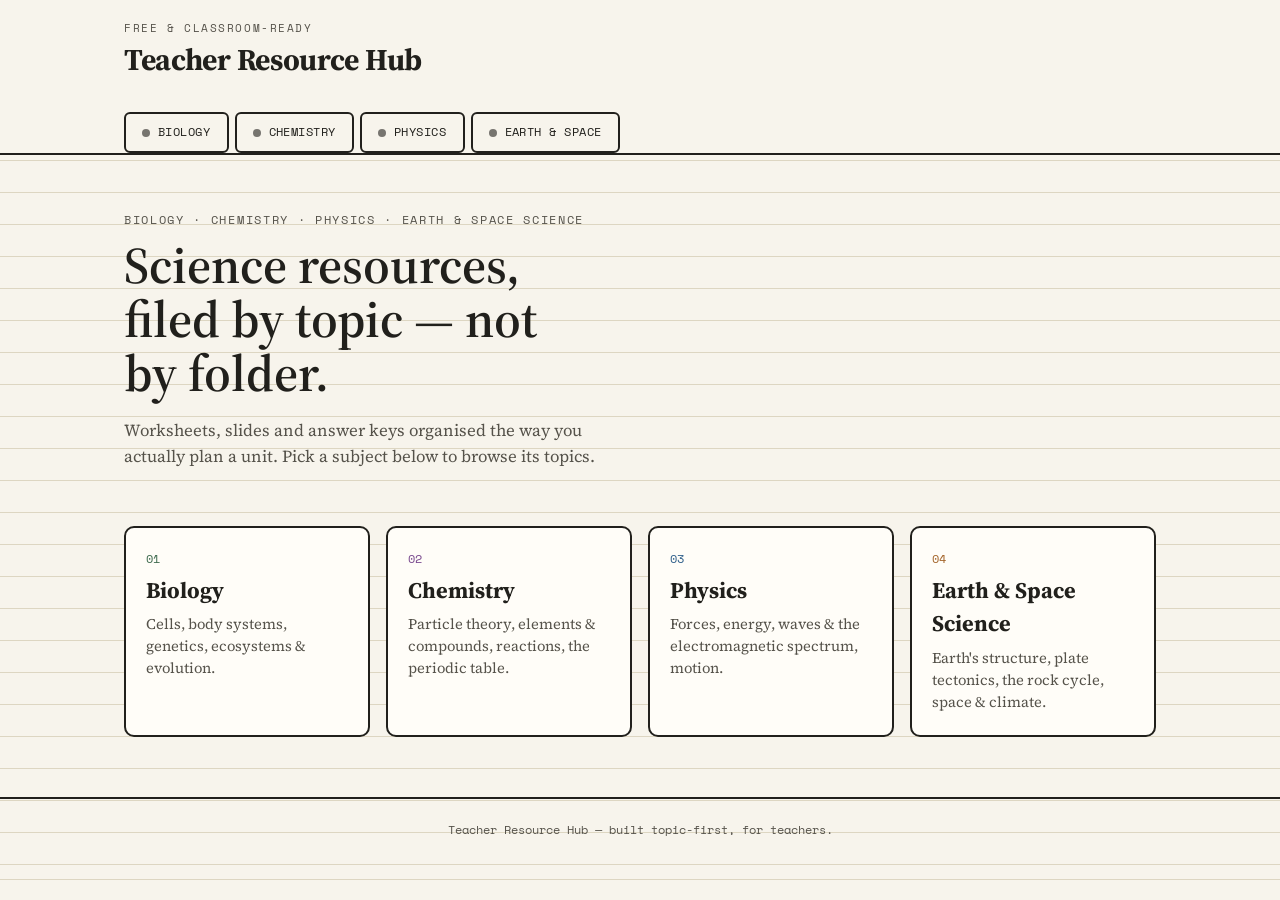
<file: index.html>
<!DOCTYPE html>
<html lang="en">
<head>
<meta charset="UTF-8">
<meta name="viewport" content="width=device-width, initial-scale=1.0">
<title>Teacher Resource Hub — Science</title>
<meta name="description" content="Free, classroom-ready science resources organised by topic — Biology, Chemistry, Physics and Earth &amp; Space Science.">
<link rel="stylesheet" href="styles.css">
</head>
<body>

<header class="site">
  <div class="header-inner">
    <div class="brand">
      <a class="brand-link" href="index.html">
        <div class="kicker">Free & classroom-ready</div>
        <h1>Teacher Resource Hub</h1>
      </a>
    </div>
  </div>
  <nav class="subjects" aria-label="Subjects">
    <a class="tab bio" href="biology.html"><span class="dot"></span>Biology</a>
    <a class="tab chem" href="chemistry.html"><span class="dot"></span>Chemistry</a>
    <a class="tab phys" href="physics.html"><span class="dot"></span>Physics</a>
    <a class="tab earth" href="earth-space.html"><span class="dot"></span>Earth &amp; Space</a>
  </nav>
</header>

<div class="hero">
  <div class="eyebrow">Biology · Chemistry · Physics · Earth &amp; Space Science</div>
  <h2>Science resources, filed by topic — not by folder.</h2>
  <p>Worksheets, slides and answer keys organised the way you actually plan a unit. Pick a subject below to browse its topics.</p>
</div>

<div class="subject-tiles">
  <a class="subject-tile bio" href="biology.html">
    <div class="index">01</div>
    <h3>Biology</h3>
    <p>Cells, body systems, genetics, ecosystems &amp; evolution.</p>
  </a>
  <a class="subject-tile chem" href="chemistry.html">
    <div class="index">02</div>
    <h3>Chemistry</h3>
    <p>Particle theory, elements &amp; compounds, reactions, the periodic table.</p>
  </a>
  <a class="subject-tile phys" href="physics.html">
    <div class="index">03</div>
    <h3>Physics</h3>
    <p>Forces, energy, waves &amp; the electromagnetic spectrum, motion.</p>
  </a>
  <a class="subject-tile earth" href="earth-space.html">
    <div class="index">04</div>
    <h3>Earth &amp; Space Science</h3>
    <p>Earth's structure, plate tectonics, the rock cycle, space &amp; climate.</p>
  </a>
</div>

<footer>
  Teacher Resource Hub — built topic-first, for teachers.
</footer>

</body>
</html>
</file>
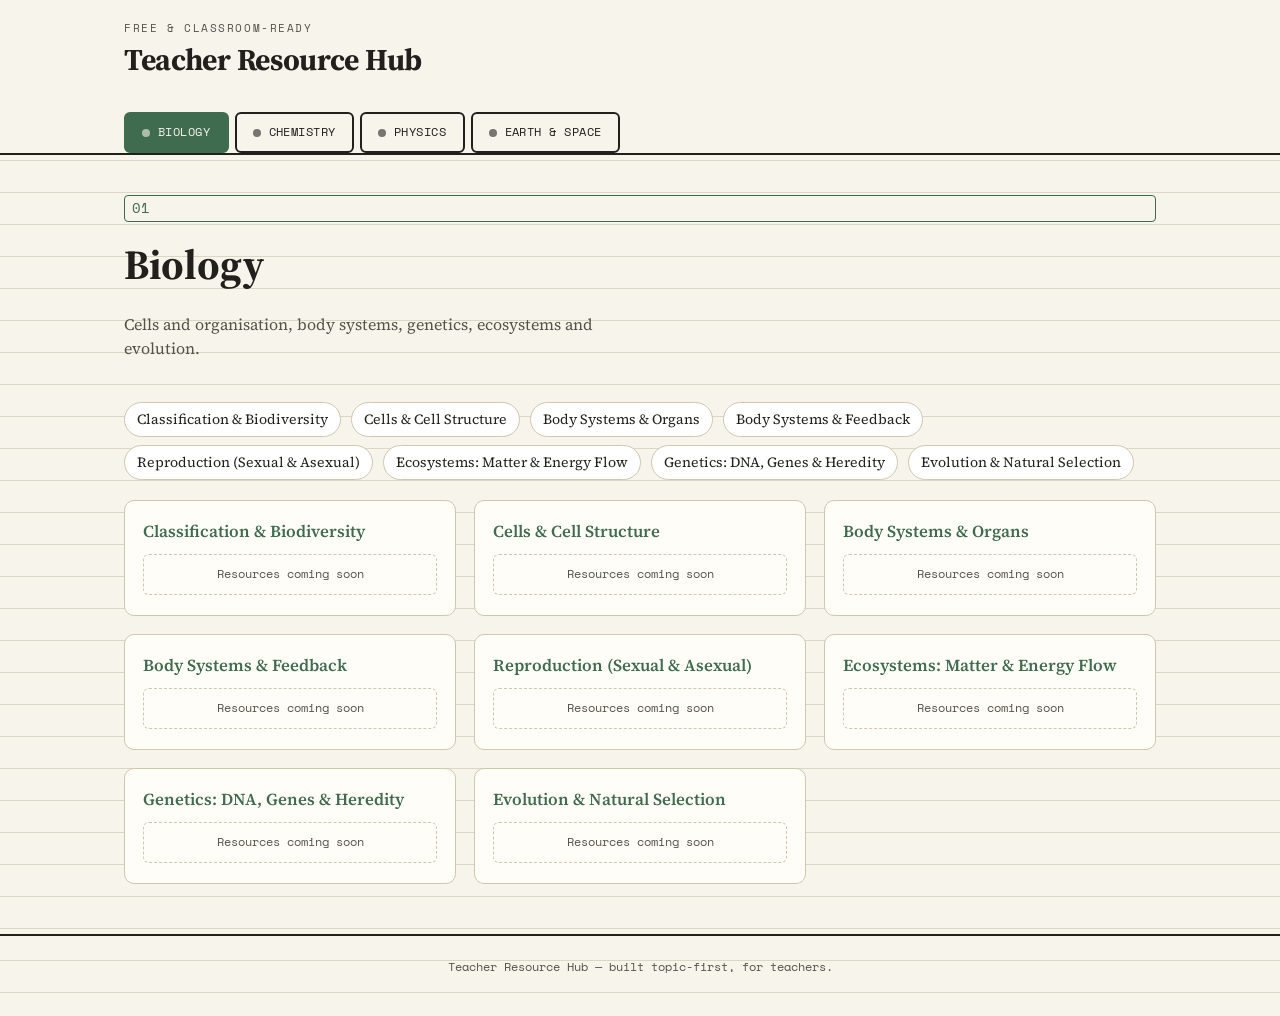
<file: biology.html>
<!DOCTYPE html>
<html lang="en">
<head>
<meta charset="UTF-8">
<meta name="viewport" content="width=device-width, initial-scale=1.0">
<title>Biology — Teacher Resource Hub</title>
<meta name="description" content="Free biology resources: cells, body systems, genetics, ecosystems and evolution.">
<link rel="stylesheet" href="styles.css">
</head>
<body>

<header class="site">
  <div class="header-inner">
    <div class="brand">
      <a class="brand-link" href="index.html">
        <div class="kicker">Free & classroom-ready</div>
        <h1>Teacher Resource Hub</h1>
      </a>
    </div>
  </div>
  <nav class="subjects" aria-label="Subjects">
    <a class="tab bio" href="biology.html" aria-current="page"><span class="dot"></span>Biology</a>
    <a class="tab chem" href="chemistry.html"><span class="dot"></span>Chemistry</a>
    <a class="tab phys" href="physics.html"><span class="dot"></span>Physics</a>
    <a class="tab earth" href="earth-space.html"><span class="dot"></span>Earth &amp; Space</a>
  </nav>
</header>

<div class="subject-hero" style="--accent: var(--bio);">
  <div class="index">01</div>
  <h2>Biology</h2>
  <p>Cells and organisation, body systems, genetics, ecosystems and evolution.</p>
</div>

<ul class="subtopic-links" style="--accent: var(--bio);">
    <li><a href="#bio-classification">Classification &amp; Biodiversity</a></li>
    <li><a href="#bio-cells">Cells &amp; Cell Structure</a></li>
    <li><a href="#bio-body-organs">Body Systems &amp; Organs</a></li>
    <li><a href="#bio-body-feedback">Body Systems &amp; Feedback</a></li>
    <li><a href="#bio-reproduction">Reproduction (Sexual &amp; Asexual)</a></li>
    <li><a href="#bio-ecosystems">Ecosystems: Matter &amp; Energy Flow</a></li>
    <li><a href="#bio-genetics">Genetics: DNA, Genes &amp; Heredity</a></li>
    <li><a href="#bio-evolution">Evolution &amp; Natural Selection</a></li>
</ul>

<div class="subtopic-grid" style="--accent: var(--bio);">
  <div class="subtopic-card" id="bio-classification"><h4>Classification &amp; Biodiversity</h4><div class="empty-state">Resources coming soon</div></div>
  <div class="subtopic-card" id="bio-cells"><h4>Cells &amp; Cell Structure</h4><div class="empty-state">Resources coming soon</div></div>
  <div class="subtopic-card" id="bio-body-organs"><h4>Body Systems &amp; Organs</h4><div class="empty-state">Resources coming soon</div></div>
  <div class="subtopic-card" id="bio-body-feedback"><h4>Body Systems &amp; Feedback</h4><div class="empty-state">Resources coming soon</div></div>
  <div class="subtopic-card" id="bio-reproduction"><h4>Reproduction (Sexual &amp; Asexual)</h4><div class="empty-state">Resources coming soon</div></div>
  <div class="subtopic-card" id="bio-ecosystems"><h4>Ecosystems: Matter &amp; Energy Flow</h4><div class="empty-state">Resources coming soon</div></div>
  <div class="subtopic-card" id="bio-genetics"><h4>Genetics: DNA, Genes &amp; Heredity</h4><div class="empty-state">Resources coming soon</div></div>
  <div class="subtopic-card" id="bio-evolution"><h4>Evolution &amp; Natural Selection</h4><div class="empty-state">Resources coming soon</div></div>
</div>

<footer>
  Teacher Resource Hub — built topic-first, for teachers.
</footer>

<script src="resources.js"></script>
<script>renderResources('biology');</script>
</body>
</html>
</file>
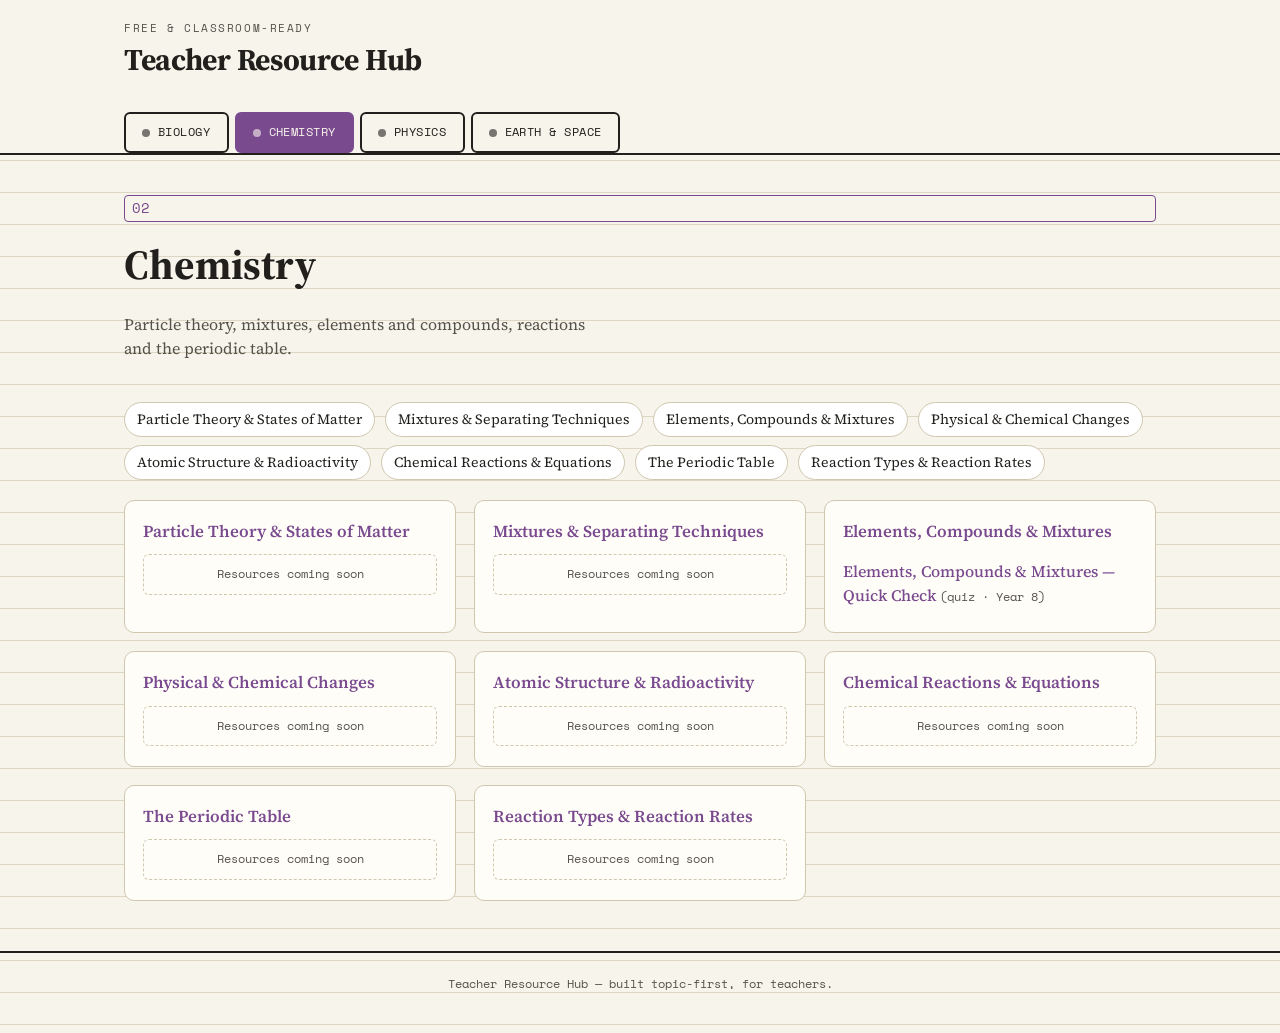
<file: chemistry.html>
<!DOCTYPE html>
<html lang="en">
<head>
<meta charset="UTF-8">
<meta name="viewport" content="width=device-width, initial-scale=1.0">
<title>Chemistry — Teacher Resource Hub</title>
<meta name="description" content="Free chemistry resources: particle theory, elements & compounds, reactions, the periodic table.">
<link rel="stylesheet" href="styles.css">
</head>
<body>

<header class="site">
  <div class="header-inner">
    <div class="brand">
      <a class="brand-link" href="index.html">
        <div class="kicker">Free & classroom-ready</div>
        <h1>Teacher Resource Hub</h1>
      </a>
    </div>
  </div>
  <nav class="subjects" aria-label="Subjects">
    <a class="tab bio" href="biology.html"><span class="dot"></span>Biology</a>
    <a class="tab chem" href="chemistry.html" aria-current="page"><span class="dot"></span>Chemistry</a>
    <a class="tab phys" href="physics.html"><span class="dot"></span>Physics</a>
    <a class="tab earth" href="earth-space.html"><span class="dot"></span>Earth &amp; Space</a>
  </nav>
</header>

<div class="subject-hero" style="--accent: var(--chem);">
  <div class="index">02</div>
  <h2>Chemistry</h2>
  <p>Particle theory, mixtures, elements and compounds, reactions and the periodic table.</p>
</div>

<ul class="subtopic-links" style="--accent: var(--chem);">
    <li><a href="#chem-particle-theory">Particle Theory &amp; States of Matter</a></li>
    <li><a href="#chem-mixtures">Mixtures &amp; Separating Techniques</a></li>
    <li><a href="#chem-elements-compounds">Elements, Compounds &amp; Mixtures</a></li>
    <li><a href="#chem-changes">Physical &amp; Chemical Changes</a></li>
    <li><a href="#chem-atomic-structure">Atomic Structure &amp; Radioactivity</a></li>
    <li><a href="#chem-reactions">Chemical Reactions &amp; Equations</a></li>
    <li><a href="#chem-periodic-table">The Periodic Table</a></li>
    <li><a href="#chem-reaction-types">Reaction Types &amp; Reaction Rates</a></li>
</ul>

<div class="subtopic-grid" style="--accent: var(--chem);">
  <div class="subtopic-card" id="chem-particle-theory"><h4>Particle Theory &amp; States of Matter</h4><div class="empty-state">Resources coming soon</div></div>
  <div class="subtopic-card" id="chem-mixtures"><h4>Mixtures &amp; Separating Techniques</h4><div class="empty-state">Resources coming soon</div></div>
  <div class="subtopic-card" id="chem-elements-compounds"><h4>Elements, Compounds &amp; Mixtures</h4><div class="empty-state">Resources coming soon</div></div>
  <div class="subtopic-card" id="chem-changes"><h4>Physical &amp; Chemical Changes</h4><div class="empty-state">Resources coming soon</div></div>
  <div class="subtopic-card" id="chem-atomic-structure"><h4>Atomic Structure &amp; Radioactivity</h4><div class="empty-state">Resources coming soon</div></div>
  <div class="subtopic-card" id="chem-reactions"><h4>Chemical Reactions &amp; Equations</h4><div class="empty-state">Resources coming soon</div></div>
  <div class="subtopic-card" id="chem-periodic-table"><h4>The Periodic Table</h4><div class="empty-state">Resources coming soon</div></div>
  <div class="subtopic-card" id="chem-reaction-types"><h4>Reaction Types &amp; Reaction Rates</h4><div class="empty-state">Resources coming soon</div></div>
</div>

<footer>
  Teacher Resource Hub — built topic-first, for teachers.
</footer>

<script src="resources.js"></script>
<script>renderResources('chemistry');</script>
</body>
</html>
</file>
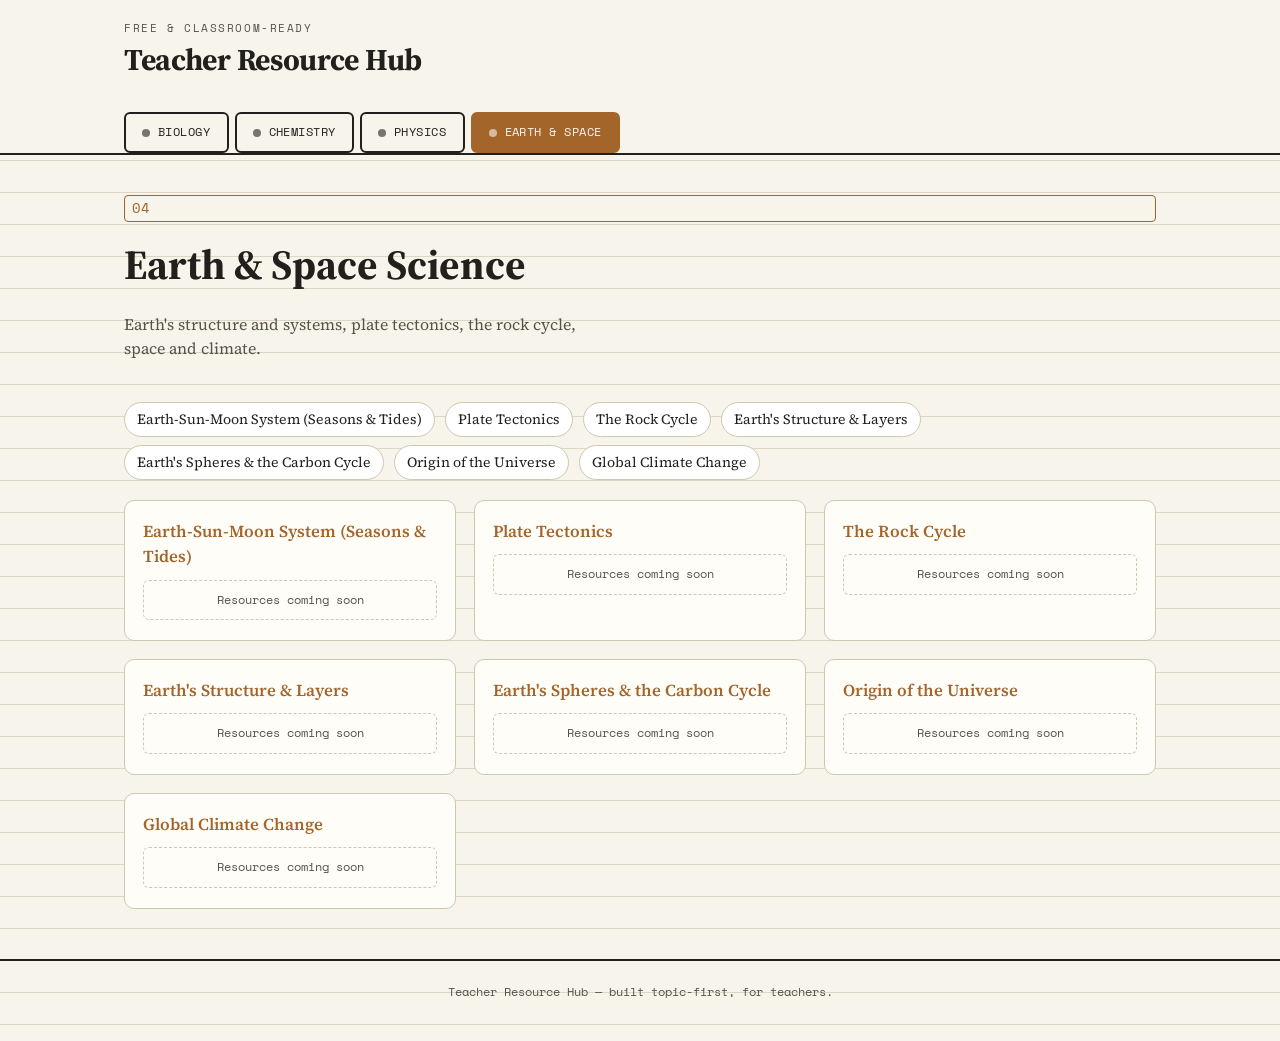
<file: earth-space.html>
<!DOCTYPE html>
<html lang="en">
<head>
<meta charset="UTF-8">
<meta name="viewport" content="width=device-width, initial-scale=1.0">
<title>Earth &amp; Space Science — Teacher Resource Hub</title>
<meta name="description" content="Free earth and space science resources: Earth's structure, plate tectonics, the rock cycle, space and climate.">
<link rel="stylesheet" href="styles.css">
</head>
<body>

<header class="site">
  <div class="header-inner">
    <div class="brand">
      <a class="brand-link" href="index.html">
        <div class="kicker">Free & classroom-ready</div>
        <h1>Teacher Resource Hub</h1>
      </a>
    </div>
  </div>
  <nav class="subjects" aria-label="Subjects">
    <a class="tab bio" href="biology.html"><span class="dot"></span>Biology</a>
    <a class="tab chem" href="chemistry.html"><span class="dot"></span>Chemistry</a>
    <a class="tab phys" href="physics.html"><span class="dot"></span>Physics</a>
    <a class="tab earth" href="earth-space.html" aria-current="page"><span class="dot"></span>Earth &amp; Space</a>
  </nav>
</header>

<div class="subject-hero" style="--accent: var(--earth);">
  <div class="index">04</div>
  <h2>Earth &amp; Space Science</h2>
  <p>Earth's structure and systems, plate tectonics, the rock cycle, space and climate.</p>
</div>

<ul class="subtopic-links" style="--accent: var(--earth);">
    <li><a href="#earth-sun-moon">Earth-Sun-Moon System (Seasons &amp; Tides)</a></li>
    <li><a href="#earth-tectonics">Plate Tectonics</a></li>
    <li><a href="#earth-rock-cycle">The Rock Cycle</a></li>
    <li><a href="#earth-structure">Earth's Structure &amp; Layers</a></li>
    <li><a href="#earth-spheres-carbon">Earth's Spheres &amp; the Carbon Cycle</a></li>
    <li><a href="#earth-universe">Origin of the Universe</a></li>
    <li><a href="#earth-climate">Global Climate Change</a></li>
</ul>

<div class="subtopic-grid" style="--accent: var(--earth);">
  <div class="subtopic-card" id="earth-sun-moon"><h4>Earth-Sun-Moon System (Seasons &amp; Tides)</h4><div class="empty-state">Resources coming soon</div></div>
  <div class="subtopic-card" id="earth-tectonics"><h4>Plate Tectonics</h4><div class="empty-state">Resources coming soon</div></div>
  <div class="subtopic-card" id="earth-rock-cycle"><h4>The Rock Cycle</h4><div class="empty-state">Resources coming soon</div></div>
  <div class="subtopic-card" id="earth-structure"><h4>Earth's Structure &amp; Layers</h4><div class="empty-state">Resources coming soon</div></div>
  <div class="subtopic-card" id="earth-spheres-carbon"><h4>Earth's Spheres &amp; the Carbon Cycle</h4><div class="empty-state">Resources coming soon</div></div>
  <div class="subtopic-card" id="earth-universe"><h4>Origin of the Universe</h4><div class="empty-state">Resources coming soon</div></div>
  <div class="subtopic-card" id="earth-climate"><h4>Global Climate Change</h4><div class="empty-state">Resources coming soon</div></div>
</div>

<footer>
  Teacher Resource Hub — built topic-first, for teachers.
</footer>

<script src="resources.js"></script>
<script>renderResources('earth-space');</script>
</body>
</html>
</file>
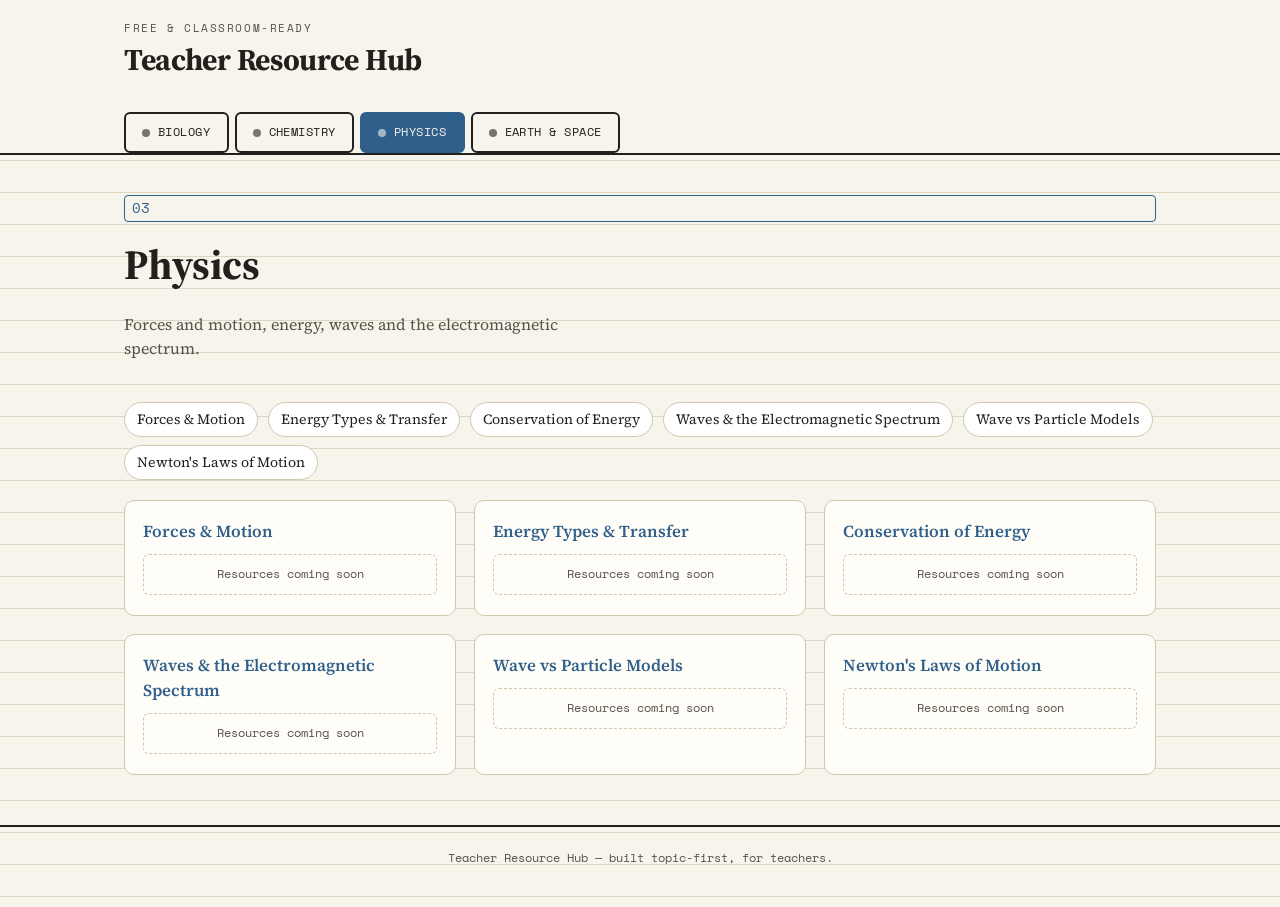
<file: physics.html>
<!DOCTYPE html>
<html lang="en">
<head>
<meta charset="UTF-8">
<meta name="viewport" content="width=device-width, initial-scale=1.0">
<title>Physics — Teacher Resource Hub</title>
<meta name="description" content="Free physics resources: forces, energy, waves and the electromagnetic spectrum, motion.">
<link rel="stylesheet" href="styles.css">
</head>
<body>

<header class="site">
  <div class="header-inner">
    <div class="brand">
      <a class="brand-link" href="index.html">
        <div class="kicker">Free & classroom-ready</div>
        <h1>Teacher Resource Hub</h1>
      </a>
    </div>
  </div>
  <nav class="subjects" aria-label="Subjects">
    <a class="tab bio" href="biology.html"><span class="dot"></span>Biology</a>
    <a class="tab chem" href="chemistry.html"><span class="dot"></span>Chemistry</a>
    <a class="tab phys" href="physics.html" aria-current="page"><span class="dot"></span>Physics</a>
    <a class="tab earth" href="earth-space.html"><span class="dot"></span>Earth &amp; Space</a>
  </nav>
</header>

<div class="subject-hero" style="--accent: var(--phys);">
  <div class="index">03</div>
  <h2>Physics</h2>
  <p>Forces and motion, energy, waves and the electromagnetic spectrum.</p>
</div>

<ul class="subtopic-links" style="--accent: var(--phys);">
    <li><a href="#phys-forces-motion">Forces &amp; Motion</a></li>
    <li><a href="#phys-energy-transfer">Energy Types &amp; Transfer</a></li>
    <li><a href="#phys-energy-conservation">Conservation of Energy</a></li>
    <li><a href="#phys-ems">Waves &amp; the Electromagnetic Spectrum</a></li>
    <li><a href="#phys-wave-particle">Wave vs Particle Models</a></li>
    <li><a href="#phys-newtons-laws">Newton's Laws of Motion</a></li>
</ul>

<div class="subtopic-grid" style="--accent: var(--phys);">
  <div class="subtopic-card" id="phys-forces-motion"><h4>Forces &amp; Motion</h4><div class="empty-state">Resources coming soon</div></div>
  <div class="subtopic-card" id="phys-energy-transfer"><h4>Energy Types &amp; Transfer</h4><div class="empty-state">Resources coming soon</div></div>
  <div class="subtopic-card" id="phys-energy-conservation"><h4>Conservation of Energy</h4><div class="empty-state">Resources coming soon</div></div>
  <div class="subtopic-card" id="phys-ems"><h4>Waves &amp; the Electromagnetic Spectrum</h4><div class="empty-state">Resources coming soon</div></div>
  <div class="subtopic-card" id="phys-wave-particle"><h4>Wave vs Particle Models</h4><div class="empty-state">Resources coming soon</div></div>
  <div class="subtopic-card" id="phys-newtons-laws"><h4>Newton's Laws of Motion</h4><div class="empty-state">Resources coming soon</div></div>
</div>

<footer>
  Teacher Resource Hub — built topic-first, for teachers.
</footer>

<script src="resources.js"></script>
<script>renderResources('physics');</script>
</body>
</html>
</file>
<file: styles.css>
@import url('https://fonts.googleapis.com/css2?family=Source+Serif+4:opsz,wght@8..60,400;8..60,500;8..60,600;8..60,700&family=Space+Mono:wght@400;700&display=swap');

:root{
  --paper: #f7f4ec;
  --paper-line: #ddd6c2;
  --ink: #21201c;
  --ink-soft: #55524a;
  --rule: #cfc7ae;

  --bio: #3f6b4f;
  --bio-tint: #e4ecdf;
  --chem: #7a4a8f;
  --chem-tint: #ece1f2;
  --phys: #2f5f8a;
  --phys-tint: #dfe9f2;
  --earth: #a4652b;
  --earth-tint: #f4e6d5;

  --font-display: 'Source Serif 4', 'Iowan Old Style', Georgia, serif;
  --font-body: 'Source Serif 4', Georgia, serif;
  --font-mono: 'Space Mono', 'IBM Plex Mono', ui-monospace, monospace;
}

*{ box-sizing: border-box; }
html{ scroll-behavior: smooth; }

body{
  margin:0;
  background:
    repeating-linear-gradient(var(--paper-line) 0 1px, transparent 1px 32px),
    var(--paper);
  color: var(--ink);
  font-family: var(--font-body);
  line-height: 1.5;
}

a{ color: inherit; }

/* ---------- header / nav ---------- */
header.site{
  position: sticky;
  top: 0;
  z-index: 50;
  background: var(--paper);
  border-bottom: 2px solid var(--ink);
}
.header-inner{
  max-width: 1080px;
  margin: 0 auto;
  padding: 20px 24px 16px;
}
.brand{
  display:flex;
  align-items: baseline;
  justify-content: space-between;
  gap: 16px;
  flex-wrap: wrap;
}
.brand a.brand-link{ text-decoration: none; }
.brand h1{
  font-family: var(--font-display);
  font-weight: 700;
  font-size: clamp(1.4rem, 3vw, 1.9rem);
  margin: 0;
  letter-spacing: -0.01em;
}
.brand .kicker{
  font-family: var(--font-mono);
  font-size: 0.7rem;
  letter-spacing: 0.14em;
  text-transform: uppercase;
  color: var(--ink-soft);
}

nav.subjects{
  max-width: 1080px;
  margin: 14px auto 0;
  padding: 0 24px;
  display: flex;
  gap: 6px;
  flex-wrap: wrap;
}
.tab{
  font-family: var(--font-mono);
  font-size: 0.78rem;
  letter-spacing: 0.04em;
  text-transform: uppercase;
  border: 2px solid var(--ink);
  background: var(--paper);
  color: var(--ink);
  padding: 9px 16px;
  cursor: pointer;
  border-radius: 6px;
  text-decoration: none;
  display: inline-flex;
  align-items: center;
  transition: transform .15s ease, background .15s ease;
}
.tab:hover{ transform: translateY(-2px); }
.tab .dot{
  display:inline-block;
  width: 8px; height: 8px;
  border-radius: 50%;
  margin-right: 8px;
  background: currentColor;
  opacity: .6;
}
.tab[aria-current="page"]{ color: var(--paper); }
.tab.bio[aria-current="page"]{ background: var(--bio); border-color: var(--bio); }
.tab.chem[aria-current="page"]{ background: var(--chem); border-color: var(--chem); }
.tab.phys[aria-current="page"]{ background: var(--phys); border-color: var(--phys); }
.tab.earth[aria-current="page"]{ background: var(--earth); border-color: var(--earth); }

/* ---------- homepage hero ---------- */
.hero{
  max-width: 1080px;
  margin: 0 auto;
  padding: 56px 24px 20px;
}
.hero .eyebrow{
  font-family: var(--font-mono);
  font-size: 0.75rem;
  letter-spacing: 0.14em;
  text-transform: uppercase;
  color: var(--ink-soft);
  margin-bottom: 10px;
}
.hero h2{
  font-family: var(--font-display);
  font-weight: 600;
  font-size: clamp(2rem, 5vw, 3.2rem);
  line-height: 1.05;
  margin: 0 0 18px;
  max-width: 18ch;
}
.hero p{
  max-width: 56ch;
  color: var(--ink-soft);
  font-size: 1.05rem;
}

/* ---------- homepage subject tiles ---------- */
.subject-tiles{
  max-width: 1080px;
  margin: 20px auto 60px;
  padding: 0 24px;
  display: grid;
  grid-template-columns: repeat(auto-fit, minmax(220px, 1fr));
  gap: 16px;
}
.subject-tile{
  display: block;
  text-decoration: none;
  border: 2px solid var(--ink);
  border-radius: 10px;
  padding: 22px 20px;
  background: #fffdf8;
  transition: transform .15s ease, box-shadow .15s ease;
}
.subject-tile:hover{ transform: translateY(-3px); box-shadow: 0 8px 0 var(--tile-color, var(--ink)); }
.subject-tile .index{
  font-family: var(--font-mono);
  font-size: 0.75rem;
  color: var(--tile-color, var(--ink));
}
.subject-tile h3{
  font-family: var(--font-display);
  font-size: 1.4rem;
  margin: 6px 0 6px;
}
.subject-tile p{
  margin: 0;
  color: var(--ink-soft);
  font-size: 0.92rem;
}
.subject-tile.bio{ --tile-color: var(--bio); }
.subject-tile.chem{ --tile-color: var(--chem); }
.subject-tile.phys{ --tile-color: var(--phys); }
.subject-tile.earth{ --tile-color: var(--earth); }

/* ---------- subject page hero ---------- */
.subject-hero{
  max-width: 1080px;
  margin: 0 auto;
  padding: 40px 24px 8px;
}
.subject-hero .index{
  font-family: var(--font-mono);
  font-size: 0.85rem;
  border: 1px solid var(--accent, var(--ink));
  color: var(--accent, var(--ink));
  border-radius: 4px;
  padding: 2px 7px;
}
.subject-hero h2{
  font-family: var(--font-display);
  font-size: clamp(1.9rem, 4vw, 2.6rem);
  margin: 12px 0 10px;
}
.subject-hero p{
  max-width: 60ch;
  color: var(--ink-soft);
}

/* subtopic chip nav (in-page jump list) */
.subtopic-links{
  max-width: 1080px;
  margin: 18px auto 10px;
  padding: 0 24px;
  display: flex;
  flex-wrap: wrap;
  gap: 8px 10px;
  list-style: none;
}
.subtopic-links a{
  display: inline-block;
  text-decoration: none;
  font-size: 0.88rem;
  padding: 6px 12px;
  border: 1px solid var(--rule);
  border-radius: 999px;
  background: #fff;
}
.subtopic-links a:hover{ border-color: var(--accent, var(--ink)); color: var(--accent, var(--ink)); }

/* ---------- subtopic cards ---------- */
.subtopic-grid{
  max-width: 1080px;
  margin: 20px auto 10px;
  padding: 0 24px;
  display: grid;
  grid-template-columns: repeat(auto-fill, minmax(260px, 1fr));
  gap: 18px;
}
.subtopic-card{
  scroll-margin-top: 130px;
  border: 1px solid var(--rule);
  border-radius: 10px;
  background: #fffdf8;
  padding: 18px 18px 20px;
}
.subtopic-card h4{
  font-family: var(--font-body);
  font-weight: 600;
  font-size: 1.05rem;
  margin: 0 0 10px;
  color: var(--accent, var(--ink));
}
.empty-state{
  font-family: var(--font-mono);
  font-size: 0.78rem;
  color: var(--ink-soft);
  border: 1px dashed var(--rule);
  border-radius: 6px;
  padding: 10px 12px;
  text-align: center;
}

.resource-list{
  list-style: none;
  margin: 0;
  padding: 0;
  display: flex;
  flex-direction: column;
  gap: 2px;
}
.resource-list li{
  padding: 5px 0;
  border-bottom: 1px solid var(--paper-line);
}
.resource-list li:last-child{ border-bottom: none; }
.resource-list a{
  color: var(--accent, var(--ink));
  text-decoration: none;
  font-weight: 500;
}
.resource-list a:hover{ text-decoration: underline; }
.resource-meta{
  font-family: var(--font-mono);
  font-size: 0.72rem;
  color: var(--ink-soft);
  margin-left: 4px;
}

/* ---------- footer ---------- */
footer{
  border-top: 2px solid var(--ink);
  margin-top: 50px;
  padding: 22px 24px 40px;
  text-align: center;
  font-family: var(--font-mono);
  font-size: 0.75rem;
  color: var(--ink-soft);
}

@media (prefers-reduced-motion: reduce){
  html{ scroll-behavior: auto; }
  .tab, .tab:hover, .subject-tile, .subject-tile:hover{ transition: none; transform: none; }
}
</file>
